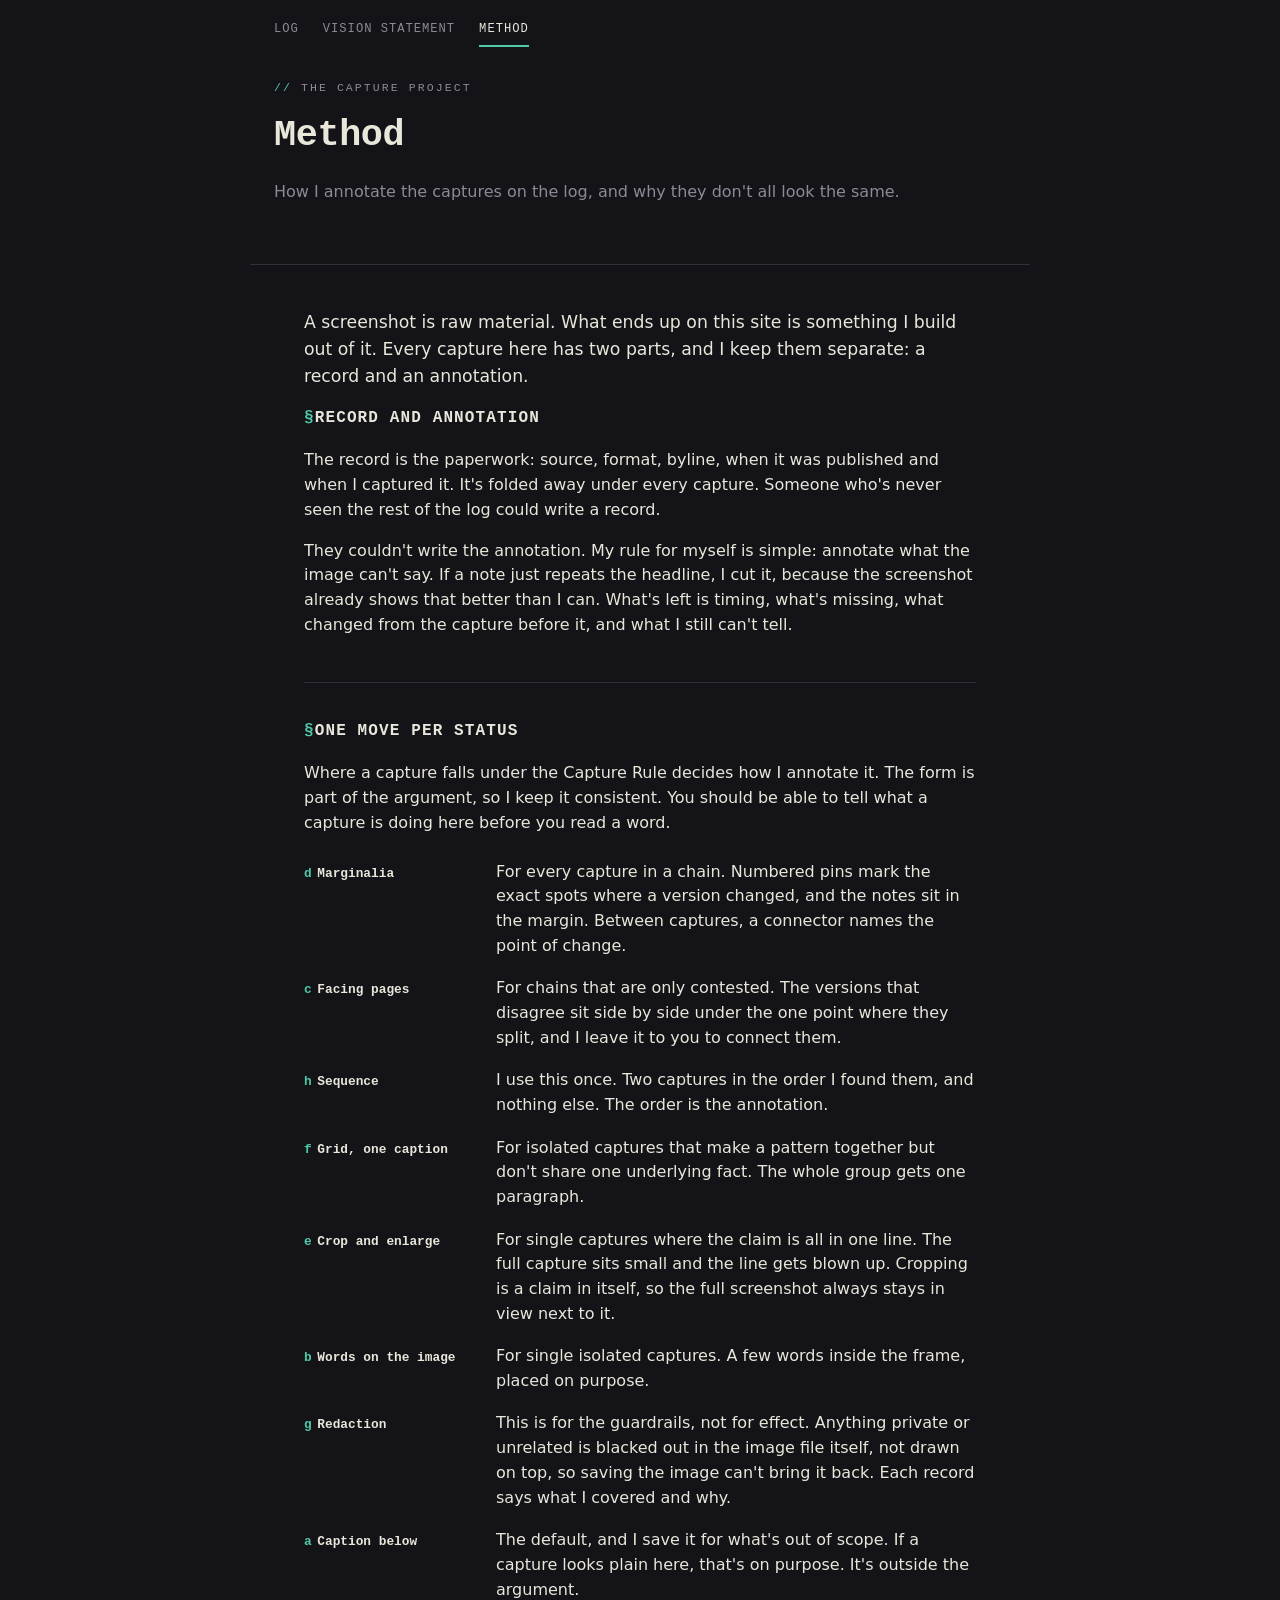
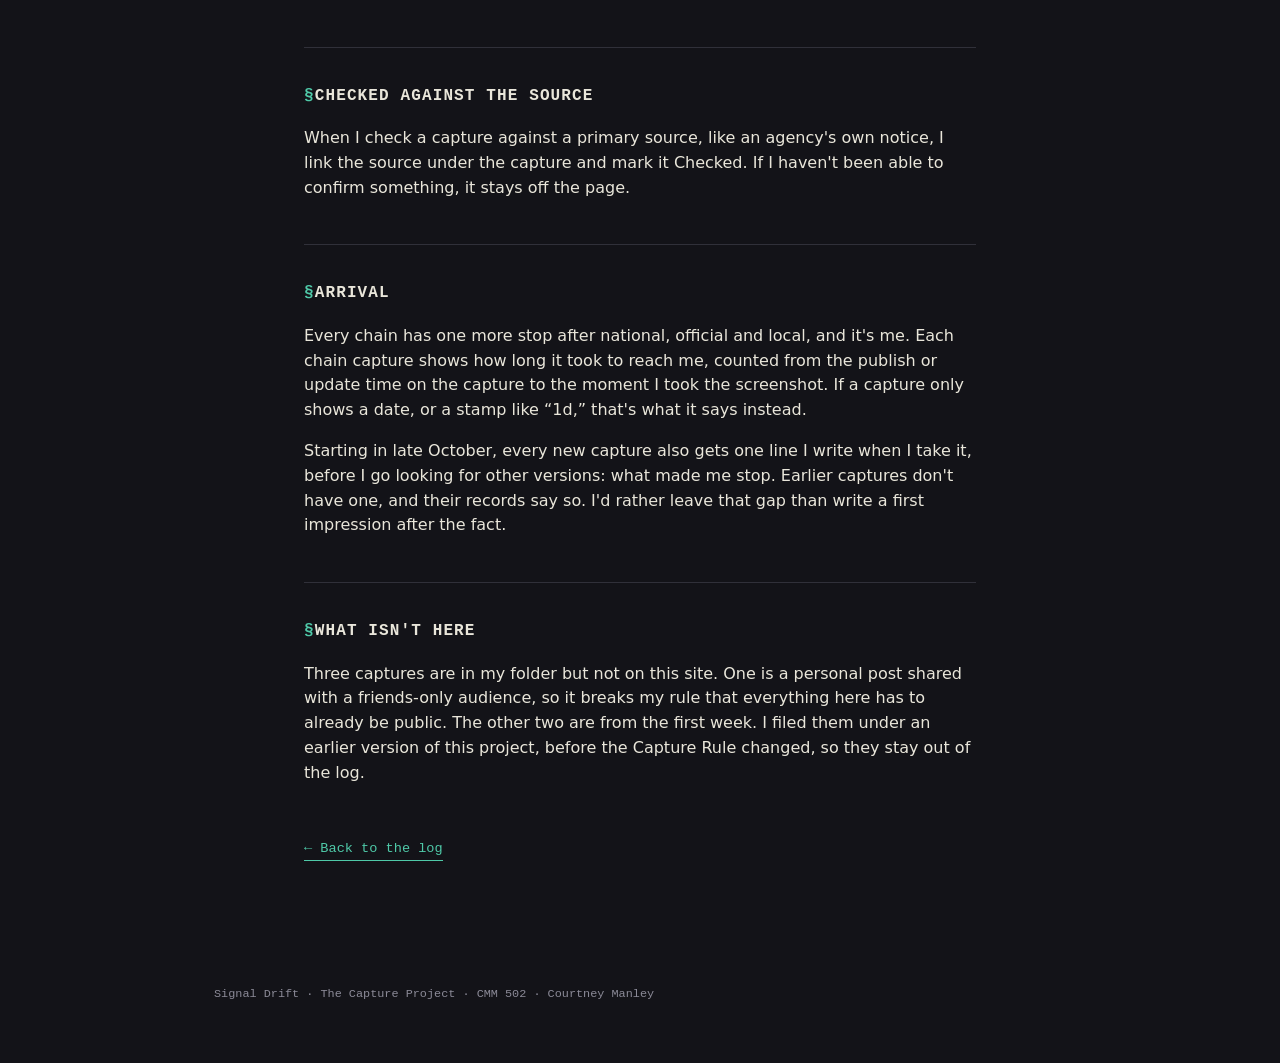
<file: method.html>
<!doctype html>
<html lang="en">
<head>
<meta charset="UTF-8">
<meta name="viewport" content="width=device-width, initial-scale=1">
<title>Method — Signal Drift</title>
<meta name="description" content="Signal Drift, Method. How I annotate the captures on the log, and why they don't all look the same.">
<link rel="stylesheet" href="style.css">
</head>
<body>

<div class="signal-meter" aria-hidden="true"></div>

<nav class="site-nav" aria-label="Site">
  <div class="site-nav-inner">
    <a href="index.html">Log</a>
    <a href="vision.html">Vision Statement</a>
    <a href="method.html" aria-current="page">Method</a>
  </div>
</nav>

<header class="site-header">
  <p class="eyebrow">The Capture Project</p>
  <h1>Method</h1>
  <p class="tagline">
    How I annotate the captures on the log, and why they don't all look the same.
  </p>
</header>

<main class="vision-page method-page">

  <p class="vision-lead">
    A screenshot is raw material. What ends up on this site is something I build out of it.
    Every capture here has two parts, and I keep them separate: a record and an annotation.
  </p>

  <section>
    <h2>Record and annotation</h2>
    <p>
      The record is the paperwork: source, format, byline, when it was published and when I
      captured it. It's folded away under every capture. Someone who's never seen the rest of
      the log could write a record.
    </p>
    <p>
      They couldn't write the annotation. My rule for myself is simple: annotate what the image
      can't say. If a note just repeats the headline, I cut it, because the screenshot already
      shows that better than I can. What's left is timing, what's missing, what changed from
      the capture before it, and what I still can't tell.
    </p>
  </section>

  <section>
    <h2>One move per status</h2>
    <p>
      Where a capture falls under the Capture Rule decides how I annotate it. The form is part
      of the argument, so I keep it consistent. You should be able to tell what a capture is
      doing here before you read a word.
    </p>
    <div class="move-list">
      <div class="move">
        <span class="move-name"><em>d</em>Marginalia</span>
        <p>For every capture in a chain. Numbered pins mark the exact spots where a version
        changed, and the notes sit in the margin. Between captures, a connector names the
        point of change.</p>
      </div>
      <div class="move">
        <span class="move-name"><em>c</em>Facing pages</span>
        <p>For chains that are only contested. The versions that disagree sit side by side
        under the one point where they split, and I leave it to you to connect them.</p>
      </div>
      <div class="move">
        <span class="move-name"><em>h</em>Sequence</span>
        <p>I use this once. Two captures in the order I found them, and nothing else. The
        order is the annotation.</p>
      </div>
      <div class="move">
        <span class="move-name"><em>f</em>Grid, one caption</span>
        <p>For isolated captures that make a pattern together but don't share one underlying
        fact. The whole group gets one paragraph.</p>
      </div>
      <div class="move">
        <span class="move-name"><em>e</em>Crop and enlarge</span>
        <p>For single captures where the claim is all in one line. The full capture sits small
        and the line gets blown up. Cropping is a claim in itself, so the full screenshot
        always stays in view next to it.</p>
      </div>
      <div class="move">
        <span class="move-name"><em>b</em>Words on the image</span>
        <p>For single isolated captures. A few words inside the frame, placed on purpose.</p>
      </div>
      <div class="move">
        <span class="move-name"><em>g</em>Redaction</span>
        <p>This is for the guardrails, not for effect. Anything private or unrelated is blacked
        out in the image file itself, not drawn on top, so saving the image can't bring it
        back. Each record says what I covered and why.</p>
      </div>
      <div class="move">
        <span class="move-name"><em>a</em>Caption below</span>
        <p>The default, and I save it for what's out of scope. If a capture looks plain here,
        that's on purpose. It's outside the argument.</p>
      </div>
    </div>
  </section>

  <section>
    <h2>Checked against the source</h2>
    <p>
      When I check a capture against a primary source, like an agency's own notice, I link the
      source under the capture and mark it Checked. If I haven't been able to confirm
      something, it stays off the page.
    </p>
  </section>

  <section>
    <h2>Arrival</h2>
    <p>
      Every chain has one more stop after national, official and local, and it's me. Each
      chain capture shows how long it took to reach me, counted from the publish or update
      time on the capture to the moment I took the screenshot. If a capture only shows a date,
      or a stamp like &ldquo;1d,&rdquo; that's what it says instead.
    </p>
    <p>
      Starting in late October, every new capture also gets one line I write when I take it,
      before I go looking for other versions: what made me stop. Earlier captures don't have
      one, and their records say so. I'd rather leave that gap than write a first impression
      after the fact.
    </p>
  </section>

  <section>
    <h2>What isn't here</h2>
    <p>
      Three captures are in my folder but not on this site. One is a personal post shared with
      a friends-only audience, so it breaks my rule that everything here has to already be
      public. The other two are from the first week. I filed them under an earlier version of
      this project, before the Capture Rule changed, so they stay out of the log.
    </p>
  </section>

  <a class="back-to-log" href="index.html">&larr; Back to the log</a>

</main>

<footer class="site-footer">
  <p>Signal Drift &middot; The Capture Project &middot; CMM 502 &middot; Courtney Manley</p>
</footer>

<script src="scroll-effects.js"></script>
</body>
</html>
</file>
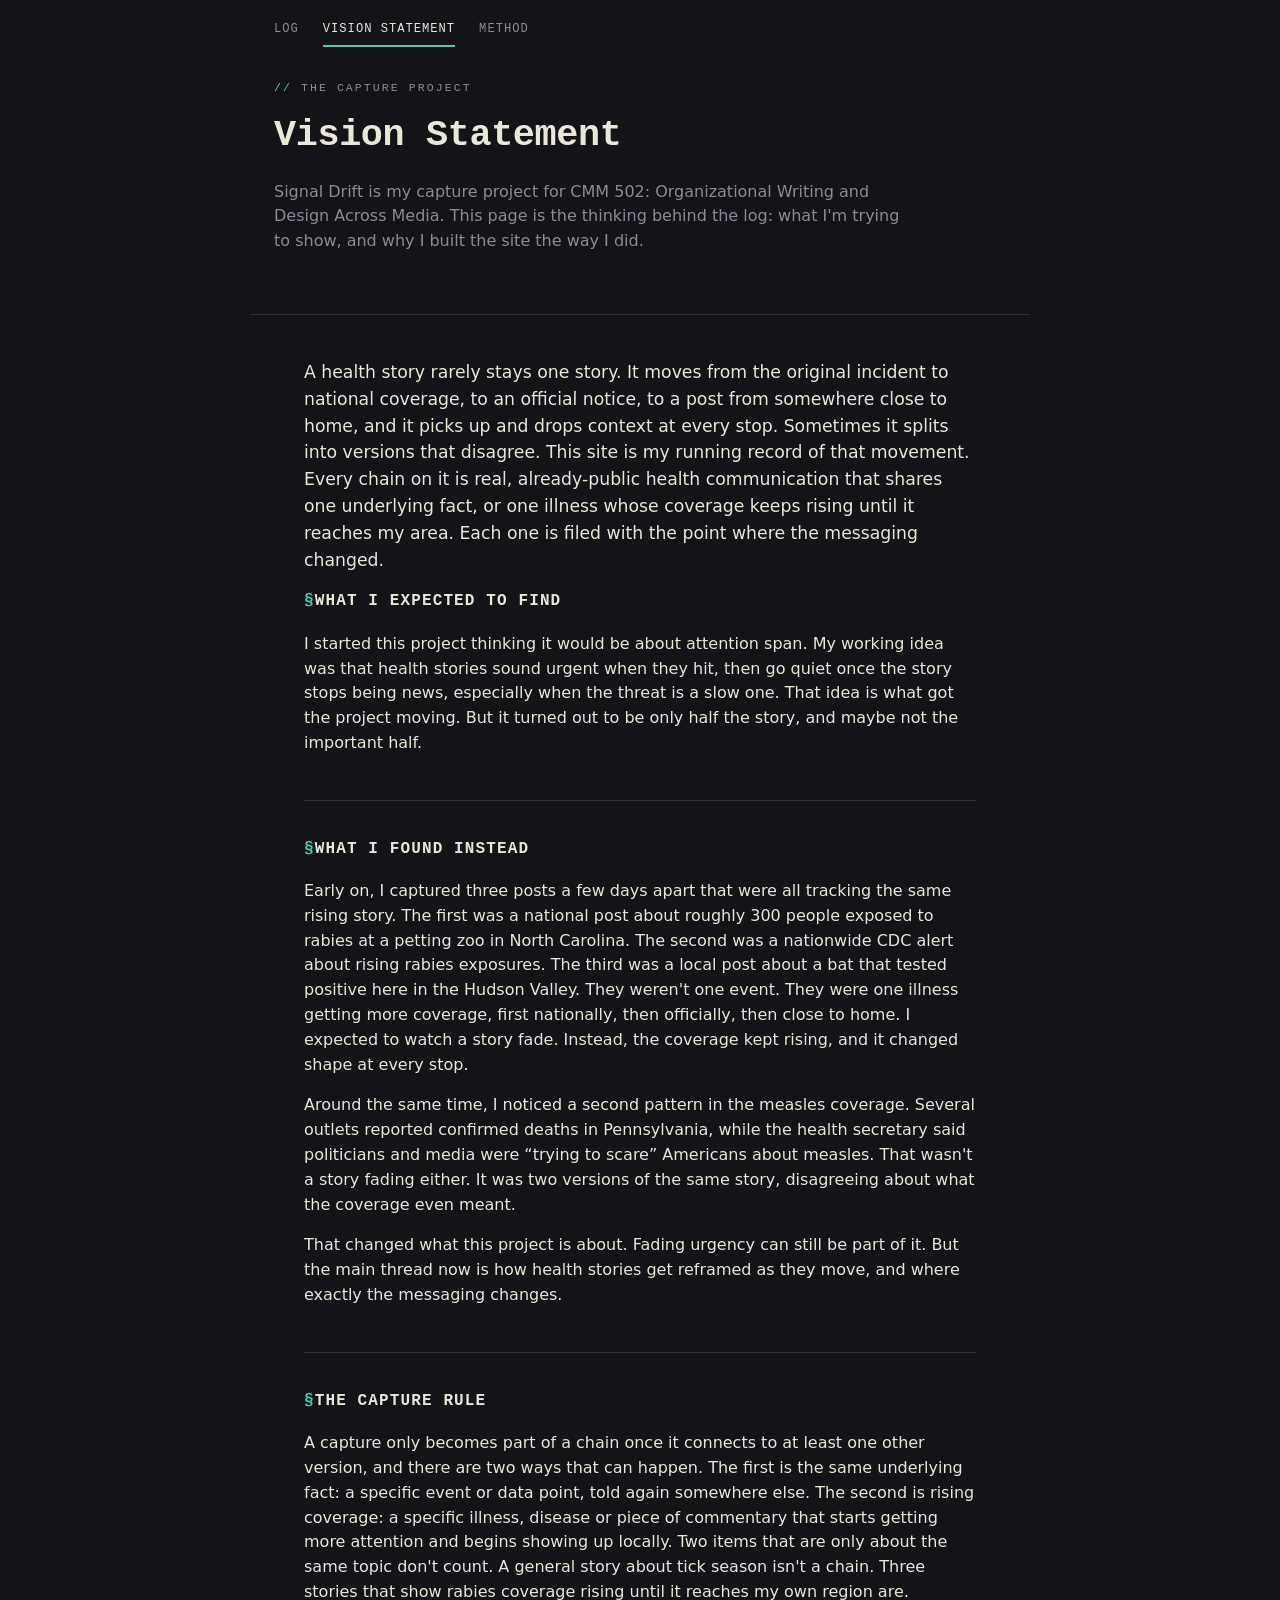
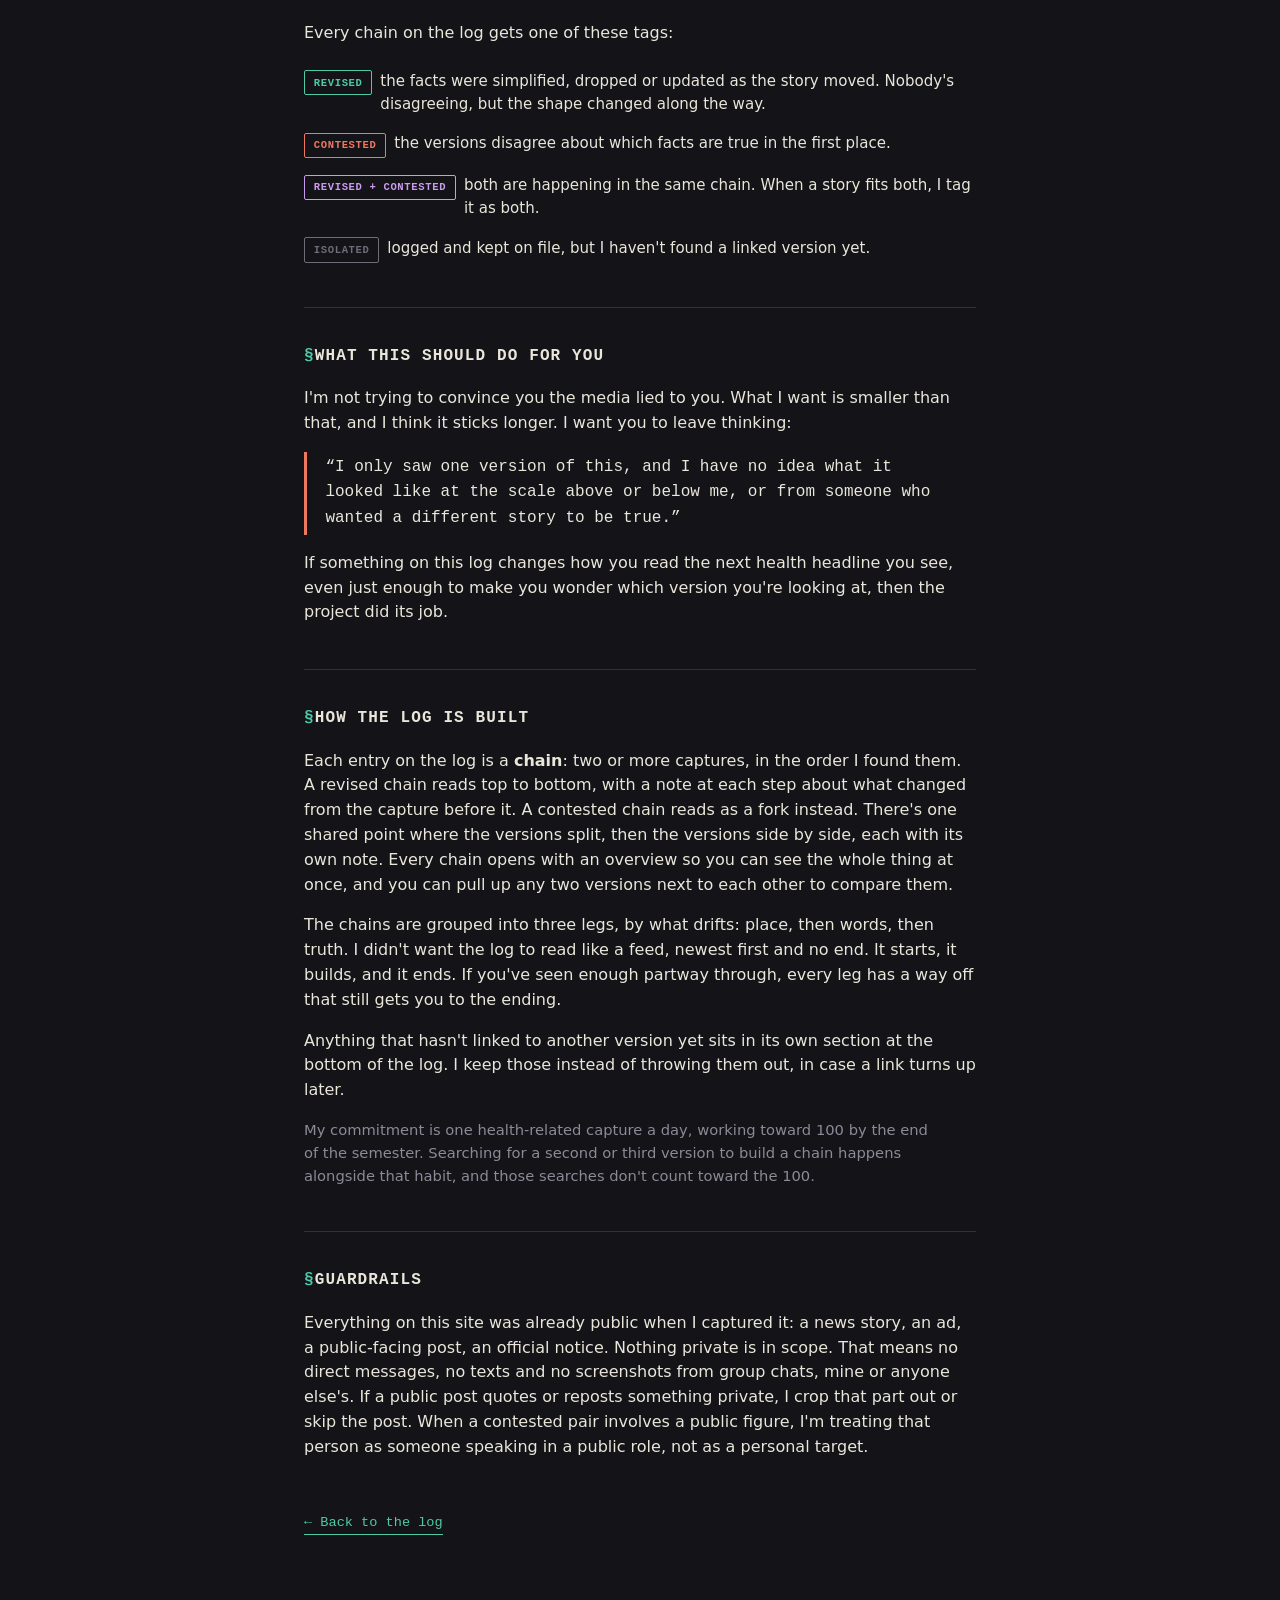
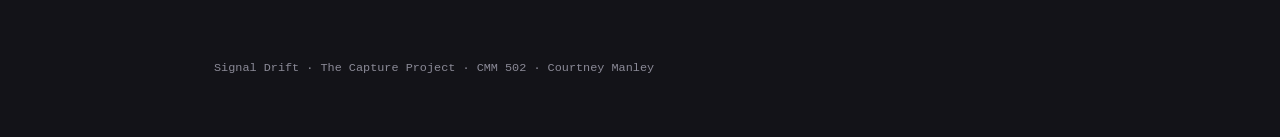
<file: vision.html>
<!doctype html>
<html lang="en">
<head>
<meta charset="UTF-8">
<meta name="viewport" content="width=device-width, initial-scale=1">
<title>Vision Statement — Signal Drift</title>
<meta name="description" content="Signal Drift, Vision Statement. What I'm trying to show with this capture project, and why I built the site the way I did.">
<link rel="stylesheet" href="style.css">
</head>
<body>

<div class="signal-meter" aria-hidden="true"></div>

<nav class="site-nav" aria-label="Site">
  <div class="site-nav-inner">
    <a href="index.html">Log</a>
    <a href="vision.html" aria-current="page">Vision Statement</a>
    <a href="method.html">Method</a>
  </div>
</nav>

<header class="site-header">
  <p class="eyebrow">The Capture Project</p>
  <h1>Vision Statement</h1>
  <p class="tagline">
    Signal Drift is my capture project for CMM 502: Organizational Writing and Design Across
    Media. This page is the thinking behind the log: what I'm trying to show, and why I built
    the site the way I did.
  </p>
</header>

<main class="vision-page">

  <p class="vision-lead">
    A health story rarely stays one story. It moves from the original incident to national
    coverage, to an official notice, to a post from somewhere close to home, and it picks up
    and drops context at every stop. Sometimes it splits into versions that disagree. This
    site is my running record of that movement. Every chain on it is real, already-public
    health communication that shares one underlying fact, or one illness whose coverage keeps
    rising until it reaches my area. Each one is filed with the point where the messaging
    changed.
  </p>

  <section>
    <h2>What I expected to find</h2>
    <p>
      I started this project thinking it would be about attention span. My working idea was
      that health stories sound urgent when they hit, then go quiet once the story stops being
      news, especially when the threat is a slow one. That idea is what got the project moving.
      But it turned out to be only half the story, and maybe not the important half.
    </p>
  </section>

  <section>
    <h2>What I found instead</h2>
    <p>
      Early on, I captured three posts a few days apart that were all tracking the same rising
      story. The first was a national post about roughly 300 people exposed to rabies at a
      petting zoo in North Carolina. The second was a nationwide CDC alert about rising rabies
      exposures. The third was a local post about a bat that tested positive here in the
      Hudson Valley. They weren't one event. They were one illness getting more coverage, first
      nationally, then officially, then close to home. I expected to watch a story fade.
      Instead, the coverage kept rising, and it changed shape at every stop.
    </p>
    <p>
      Around the same time, I noticed a second pattern in the measles coverage. Several outlets
      reported confirmed deaths in Pennsylvania, while the health secretary said politicians
      and media were &ldquo;trying to scare&rdquo; Americans about measles. That wasn't a story
      fading either. It was two versions of the same story, disagreeing about what the coverage
      even meant.
    </p>
    <p>
      That changed what this project is about. Fading urgency can still be part of it. But the
      main thread now is how health stories get reframed as they move, and where exactly the
      messaging changes.
    </p>
  </section>

  <section>
    <h2>The capture rule</h2>
    <p>
      A capture only becomes part of a chain once it connects to at least one other version,
      and there are two ways that can happen. The first is the same underlying fact: a
      specific event or data point, told again somewhere else. The second is rising coverage: a
      specific illness, disease or piece of commentary that starts getting more attention and
      begins showing up locally. Two items that are only about the same topic don't count. A
      general story about tick season isn't a chain. Three stories that show rabies coverage
      rising until it reaches my own region are.
    </p>
    <p>Every chain on the log gets one of these tags:</p>
    <div class="rule-list">
      <span class="legend-item"><span class="tag chain-tag-revised">Revised</span> the facts were simplified, dropped or updated as the story moved. Nobody's disagreeing, but the shape changed along the way.</span>
      <span class="legend-item"><span class="tag chain-tag-contested">Contested</span> the versions disagree about which facts are true in the first place.</span>
      <span class="legend-item"><span class="tag chain-tag-both">Revised + Contested</span> both are happening in the same chain. When a story fits both, I tag it as both.</span>
      <span class="legend-item"><span class="tag tag-isolated">Isolated</span> logged and kept on file, but I haven't found a linked version yet.</span>
    </div>
  </section>

  <section>
    <h2>What this should do for you</h2>
    <p>
      I'm not trying to convince you the media lied to you. What I want is smaller than that,
      and I think it sticks longer. I want you to leave thinking:
    </p>
    <p class="pull-quote">
      &ldquo;I only saw one version of this, and I have no idea what it looked like at the
      scale above or below me, or from someone who wanted a different story to be true.&rdquo;
    </p>
    <p>
      If something on this log changes how you read the next health headline you see, even
      just enough to make you wonder which version you're looking at, then the project did
      its job.
    </p>
  </section>

  <section>
    <h2>How the log is built</h2>
    <p>
      Each entry on the log is a <strong>chain</strong>: two or more captures, in the order I
      found them. A revised chain reads top to bottom, with a note at each step about what
      changed from the capture before it. A contested chain reads as a fork instead. There's
      one shared point where the versions split, then the versions side by side, each with its
      own note. Every chain opens with an overview so you can see the whole thing at once, and
      you can pull up any two versions next to each other to compare them.
    </p>
    <p>
      The chains are grouped into three legs, by what drifts: place, then words, then truth.
      I didn't want the log to read like a feed, newest first and no end. It starts, it builds,
      and it ends. If you've seen enough partway through, every leg has a way off that still
      gets you to the ending.
    </p>
    <p>
      Anything that hasn't linked to another version yet sits in its own section at the bottom
      of the log. I keep those instead of throwing them out, in case a link turns up later.
    </p>
    <p class="muted">
      My commitment is one health-related capture a day, working toward 100 by the end of the
      semester. Searching for a second or third version to build a chain happens alongside that
      habit, and those searches don't count toward the 100.
    </p>
  </section>

  <section>
    <h2>Guardrails</h2>
    <p>
      Everything on this site was already public when I captured it: a news story, an ad, a
      public-facing post, an official notice. Nothing private is in scope. That means no direct
      messages, no texts and no screenshots from group chats, mine or anyone else's. If a public
      post quotes or reposts something private, I crop that part out or skip the post. When a
      contested pair involves a public figure, I'm treating that person as someone speaking in
      a public role, not as a personal target.
    </p>
  </section>

  <a class="back-to-log" href="index.html">&larr; Back to the log</a>

</main>

<footer class="site-footer">
  <p>Signal Drift &middot; The Capture Project &middot; CMM 502 &middot; Courtney Manley</p>
</footer>

<script src="scroll-effects.js"></script>
</body>
</html>
</file>
<file: style.css>
/* ============================================================
   SIGNAL DRIFT — Style Option C: Signal / Transmission
   Dark, monospace-accented, treats "drift" as a literal signal
   degrading as it moves. Chains are left-aligned.
   ============================================================ */

:root {
  --bg: #131318;
  --card-bg: #1b1b22;
  --ink: #e9e6da;
  --muted-ink: #8b8a97;
  --line: #303039;

  --rel-revised:    #4fc9a8;
  --rel-contested:  #ef7861;
  --rel-both:       #c99bef;
  --rel-isolated:   #6d6c78;

  --sans: -apple-system, BlinkMacSystemFont, "Segoe UI", system-ui, sans-serif;
  --mono: "SFMono-Regular", Consolas, "Liberation Mono", Menlo, monospace;
}

* { box-sizing: border-box; }

body {
  margin: 0;
  background: var(--bg);
  color: var(--ink);
  font-family: var(--sans);
  line-height: 1.55;
}

/* ---------- signal meter (scroll progress) ---------- */

.signal-meter {
  position: fixed;
  top: 0;
  left: 0;
  width: 100%;
  height: 3px;
  z-index: 200;
  pointer-events: none;
  background: transparent;
}

.signal-meter::before {
  content: "";
  position: absolute;
  inset: 0;
  background: linear-gradient(90deg, var(--rel-revised), var(--rel-contested));
  transform: scaleX(var(--progress, 0));
  transform-origin: left;
}

/* ---------- nav ---------- */

.site-nav {
  position: sticky;
  top: 0;
  z-index: 100;
  width: 100%;
  background: var(--bg);
  transition: background-color 0.25s ease, box-shadow 0.25s ease;
}

.site-nav.scrolled {
  background: var(--card-bg);
  box-shadow: 0 6px 18px rgba(0, 0, 0, 0.35);
}

.site-nav-inner {
  max-width: 780px;
  margin: 0 auto;
  padding: 1.25rem 1.5rem 0;
  display: flex;
  gap: 1.5rem;
  font-family: var(--mono);
  font-size: 0.76rem;
  letter-spacing: 0.08em;
  text-transform: uppercase;
  transition: padding 0.25s ease;
}

.site-nav.scrolled .site-nav-inner {
  padding-top: 0.85rem;
  padding-bottom: 0.4rem;
}

.site-nav a {
  color: var(--muted-ink);
  text-decoration: none;
  padding-bottom: 0.4rem;
  border-bottom: 2px solid transparent;
  transition: color 0.2s ease, border-color 0.2s ease;
}

.site-nav a:hover { color: var(--ink); }

.site-nav a[aria-current="page"] {
  color: var(--ink);
  border-bottom-color: var(--rel-revised);
}

.site-header {
  max-width: 780px;
  margin: 0 auto;
  padding: 2rem 1.5rem 2rem;
  text-align: left;
  border-bottom: 1px solid var(--line);
}

.eyebrow {
  font-family: var(--mono);
  font-size: 0.72rem;
  letter-spacing: 0.18em;
  text-transform: uppercase;
  color: var(--muted-ink);
  margin: 0 0 0.6rem;
}
.eyebrow::before { content: "// "; color: var(--rel-revised); }

.site-header h1 {
  font-family: var(--mono);
  font-size: 2.3rem;
  font-weight: 700;
  letter-spacing: -0.01em;
  margin: 0 0 1rem;
  color: var(--ink);
}

.tagline {
  color: var(--muted-ink);
  font-size: 1rem;
  max-width: 62ch;
  margin: 0 0 1.75rem;
}

.legend {
  display: grid;
  grid-template-columns: repeat(auto-fit, minmax(230px, 1fr));
  gap: 0.6rem 1.5rem;
  text-align: left;
  font-family: var(--sans);
  font-size: 0.8rem;
  color: var(--muted-ink);
}

.legend-item { display: flex; align-items: baseline; gap: 0.5rem; }
.legend-item .tag { flex: none; }

.tag, .chain-tag {
  display: inline-block;
  font-family: var(--mono);
  font-size: 0.66rem;
  font-weight: 700;
  letter-spacing: 0.06em;
  text-transform: uppercase;
  padding: 0.22rem 0.55rem;
  border-radius: 2px;
  white-space: nowrap;
  background: transparent;
  border: 1px solid currentColor;
}

.chain-tag-revised,   .tag.chain-tag-revised   { color: var(--rel-revised); }
.chain-tag-contested, .tag.chain-tag-contested { color: var(--rel-contested); }
.chain-tag-both,      .tag.chain-tag-both      { color: var(--rel-both); }
.tag-isolated                                  { color: var(--rel-isolated); }

main#log { max-width: 900px; margin: 0 auto; padding: 2.5rem 1.5rem 5rem; }

.chain {
  margin-bottom: 3rem;
  padding: 1.5rem 1.5rem 1.75rem;
  background: var(--card-bg);
  border: 1px solid var(--line);
  border-left: 3px solid var(--muted-ink);
  border-radius: 2px;
}

.chain:has(.chain-tag-revised)   { border-left-color: var(--rel-revised); }
.chain:has(.chain-tag-contested) { border-left-color: var(--rel-contested); }
.chain:has(.chain-tag-both)      { border-left-color: var(--rel-both); }

.chain-header { margin-bottom: 1rem; text-align: left; }

.chain-divergence {
  font-family: var(--mono);
  font-size: 0.84rem;
  color: var(--muted-ink);
  margin: 0 0 1.25rem;
  text-align: left;
}
.chain-divergence::before { content: "⌁ "; color: var(--rel-contested); }

.chain-sequence {
  display: flex;
  flex-direction: column;
  align-items: stretch;
  max-width: 460px;
  margin: 0;
}

.change-connector {
  position: relative;
  display: flex;
  flex-direction: column;
  align-items: flex-start;
  text-align: left;
  padding: 0.6rem 0 0.6rem 0.6rem;
  gap: 0.15rem;
  margin-left: 0.9rem;
}

.change-connector::before {
  content: "";
  position: absolute;
  top: 0;
  bottom: 0;
  left: 0;
  width: 1px;
  background-image: repeating-linear-gradient(to bottom, var(--line) 0 4px, transparent 4px 9px);
  transform: scaleY(0);
  transform-origin: top;
}

.chain-fork {
  display: grid;
  grid-template-columns: repeat(auto-fit, minmax(260px, 1fr));
  gap: 1.5rem;
  justify-content: start;
}

.chain-branch { display: flex; flex-direction: column; }

.change-arrow { font-family: var(--mono); font-size: 1rem; color: var(--rel-revised); line-height: 1; }
.change-text { font-family: var(--mono); font-size: 0.78rem; color: var(--muted-ink); margin: 0; max-width: 42ch; text-align: left; }
.branch-change-text {
  position: relative;
  margin-top: 0.5rem;
  padding-left: 0.6rem;
}

.branch-change-text::before {
  content: "";
  position: absolute;
  top: 0;
  bottom: 0;
  left: 0;
  width: 1px;
  background-image: repeating-linear-gradient(to bottom, var(--line) 0 4px, transparent 4px 9px);
  transform: scaleY(0);
  transform-origin: top;
}

/* draw-in: the dashed connector line animates from top to bottom as it scrolls into view */
.draw-line.in-view::before {
  transform: scaleY(1);
  transition: transform 0.7s ease;
}

/* scroll reveal: fade + slight rise, one-time, as each block enters the viewport */
.reveal {
  opacity: 0;
  transform: translateY(18px);
  transition: opacity 0.6s ease, transform 0.6s ease;
}

.reveal.in-view {
  opacity: 1;
  transform: translateY(0);
}

@media (prefers-reduced-motion: reduce) {
  .reveal, .draw-line.in-view::before, .site-nav, .site-nav-inner {
    transition: none !important;
  }
  .reveal {
    opacity: 1;
    transform: none;
  }
  .draw-line::before {
    transform: scaleY(1);
  }
}

.capture {
  display: flex;
  flex-direction: column;
  background: var(--bg);
  border: 1px solid var(--line);
  border-radius: 2px;
  overflow: hidden;
  margin: 0;
}

.capture img { display: block; width: 100%; height: auto; filter: saturate(0.85); }
.capture figcaption { padding: 0.85rem 1rem 1rem; }
.capture-date { display: block; font-family: var(--mono); font-size: 0.7rem; color: var(--muted-ink); margin-bottom: 0.4rem; }
.capture-text { margin: 0; font-size: 0.94rem; color: var(--ink); }

.isolated-section { margin-top: 4rem; padding-top: 2rem; border-top: 1px dashed var(--line); }
.isolated-section h2 { font-family: var(--mono); font-size: 1rem; text-transform: uppercase; letter-spacing: 0.08em; margin: 0 0 0.35rem; color: var(--muted-ink); }
.isolated-note { font-family: var(--sans); font-size: 0.84rem; color: var(--muted-ink); margin: 0 0 1.25rem; }
.isolated-grid { display: grid; grid-template-columns: repeat(auto-fill, minmax(240px, 1fr)); gap: 1.25rem; }
.isolated-card { border-style: dashed; opacity: 0.7; }

.site-footer { text-align: left; max-width: 900px; margin: 0 auto; font-family: var(--mono); font-size: 0.74rem; color: var(--muted-ink); padding: 2rem 1.5rem 3rem; }
.empty { text-align: left; color: var(--muted-ink); font-family: var(--sans); }

/* ---------- vision statement page ---------- */

.vision-page {
  max-width: 720px;
  margin: 0 auto;
  padding: 2.75rem 1.5rem 5rem;
}

.vision-lead {
  font-size: 1.08rem;
  color: var(--ink);
  max-width: 64ch;
  margin: 0 0 2.75rem;
}

.vision-page section {
  margin-bottom: 2.75rem;
  padding-top: 2.25rem;
  border-top: 1px solid var(--line);
}

.vision-page section:first-of-type {
  padding-top: 0;
  border-top: none;
}

.vision-page h2 {
  font-family: var(--mono);
  font-size: 1rem;
  text-transform: uppercase;
  letter-spacing: 0.07em;
  color: var(--ink);
  margin: 0 0 1.1rem;
}

.vision-page h2::before {
  content: "\00A7 ";
  color: var(--rel-revised);
}

.vision-page p {
  margin: 0 0 1rem;
  max-width: 68ch;
  color: var(--ink);
}

.vision-page p.muted {
  color: var(--muted-ink);
  font-size: 0.92rem;
}

.pull-quote {
  font-family: var(--mono);
  font-size: 1rem;
  line-height: 1.6;
  color: var(--ink);
  border-left: 3px solid var(--rel-contested);
  padding: 0.2rem 0 0.2rem 1.15rem;
  margin: 1.5rem 0;
  max-width: 58ch;
}

.rule-list {
  display: flex;
  flex-direction: column;
  gap: 1rem;
  margin: 1.5rem 0;
}

.rule-list .legend-item {
  font-size: 0.94rem;
  color: var(--ink);
  align-items: baseline;
}

.back-to-log {
  display: inline-flex;
  align-items: center;
  gap: 0.4rem;
  margin-top: 0.5rem;
  font-family: var(--mono);
  font-size: 0.85rem;
  color: var(--rel-revised);
  text-decoration: none;
  border-bottom: 1px solid currentColor;
  padding-bottom: 0.1rem;
}

/* ============================================================
   ANNOTATION LAYER (added Sept 2026)
   Each annotation move from the CMM 502 sheet, in the Style C system.
   The accent follows the chain's relationship color.
   ============================================================ */

.chain           { --accent: var(--muted-ink); }
.chain-revised   { --accent: var(--rel-revised); }
.chain-contested { --accent: var(--rel-contested); }
.chain-both      { --accent: var(--rel-both); }

.chain-header { display: flex; align-items: baseline; gap: 0.85rem; flex-wrap: wrap; }
.chain-title {
  font-family: var(--mono);
  font-size: 1rem;
  font-weight: 700;
  letter-spacing: 0.02em;
  margin: 0;
  color: var(--ink);
}

/* chains now hold full plates, so the sequence gets the full card width */
.chain .chain-sequence { max-width: none; }
.change-connector { margin-left: 5.5rem; }
.change-connector.contests .change-arrow { color: var(--rel-contested); font-size: 1.1rem; }
.change-connector.contests .change-text { color: var(--ink); }

/* ---------- plate: marginalia + crop ---------- */

.plate {
  position: relative;
  display: grid;
  grid-template-columns: minmax(0, 1fr);
  gap: 1rem;
  margin: 0;
  padding: 1rem;
  background: var(--bg);
  border: 1px solid var(--line);
  border-radius: 2px;
}

.plate.is-wide { grid-template-columns: 240px minmax(0, 1fr); column-gap: 3rem; }
.plate.is-wide .plate-meta { grid-column: 1 / -1; }

.plate-image { position: relative; align-self: start; }
.plate-image img {
  display: block;
  width: 100%;
  height: auto;
  border: 1px solid var(--line);
  filter: saturate(0.85);
}

.pin {
  position: absolute;
  transform: translate(-50%, -50%);
  width: 11px;
  height: 11px;
  font-size: 0 !important;
  border-radius: 50%;
  background: var(--accent, var(--rel-revised));
  color: var(--bg);
  font-family: var(--mono);
  font-size: 0.66rem;
  font-weight: 700;
  line-height: 20px;
  text-align: center;
  box-shadow: 0 0 0 3px rgba(19, 19, 24, 0.75);
  z-index: 2;
}

.plate-notes { list-style: none; margin: 0; padding: 0; position: relative; }
.plate-note { display: flex; gap: 0.55rem; align-items: baseline; margin: 0 0 0.7rem; }
.plate.is-wide .plate-note { position: absolute; left: 0; right: 0; margin: 0; }
.note-num {
  flex: none;
  font-family: var(--mono);
  font-size: 0.7rem;
  font-weight: 700;
  color: var(--accent, var(--rel-revised));
  min-width: 1.1rem;
}
.note-text { font-size: 0.9rem; line-height: 1.45; color: var(--ink); max-width: 44ch; }

svg.leaders {
  position: absolute;
  inset: 0;
  width: 100%;
  height: 100%;
  pointer-events: none;
  overflow: visible;
  z-index: 1;
}
svg.leaders polyline {
  fill: none;
  stroke: var(--accent, var(--rel-revised));
  stroke-width: 1;
  stroke-dasharray: 3 4;
  opacity: 0.7;
}
svg.leaders polyline.crop-leader { stroke: var(--rel-revised); stroke-dasharray: none; opacity: 0.8; }

.plate-meta { display: flex; flex-direction: column; gap: 0.35rem; }

/* ---------- record (kept separate from the annotation) ---------- */

.record { font-family: var(--mono); font-size: 0.72rem; color: var(--muted-ink); }
.record summary { cursor: pointer; letter-spacing: 0.06em; text-transform: uppercase; width: fit-content; }
.record summary:hover { color: var(--ink); }
.record dl { display: grid; grid-template-columns: max-content 1fr; gap: 0.2rem 0.9rem; margin: 0.6rem 0 0.2rem; }
.record dt { color: var(--muted-ink); }
.record dd { margin: 0; color: var(--ink); font-family: var(--sans); font-size: 0.8rem; }
.record-group { display: flex; flex-direction: column; gap: 0.35rem; margin-top: 1rem; }

/* ---------- crop and enlarge ---------- */

.crop-list { display: flex; flex-direction: column; gap: 1.5rem; margin: 2.5rem 0; }
.crop-plate.is-wide { grid-template-columns: 180px minmax(0, 1fr); }
.crop-box {
  position: absolute;
  border: 2px solid var(--rel-revised);
  border-radius: 2px;
  box-shadow: 0 0 0 2px rgba(19, 19, 24, 0.6);
  z-index: 2;
}
.crop-details { display: flex; flex-direction: column; gap: 1rem; }
.crop-detail { display: flex; flex-direction: column; gap: 0.3rem; }
.crop-detail img { display: block; width: 100%; max-width: 560px; height: auto; border: 2px solid var(--rel-revised); border-radius: 2px; }
.crop-label, .block-label {
  font-family: var(--mono);
  font-size: 0.68rem;
  letter-spacing: 0.1em;
  text-transform: uppercase;
  color: var(--muted-ink);
}
.crop-annotation { margin: 0.3rem 0 0; font-size: 1rem; color: var(--ink); max-width: 56ch; }
.watch-note { font-family: var(--mono); font-size: 0.74rem; color: var(--muted-ink); margin: 0.2rem 0 0; max-width: 56ch; }
.watch-note::before { content: "watch · "; color: var(--rel-both); }

/* ---------- words on the image ---------- */

.words-frame { position: relative; }
.words-frame img { display: block; width: 100%; height: auto; filter: saturate(0.85); }
.words {
  position: absolute;
  max-width: 88%;
  padding: 0.35rem 0.55rem;
  background: var(--ink);
  color: var(--bg);
  font-family: var(--mono);
  font-size: 0.78rem;
  font-weight: 700;
  line-height: 1.3;
  border-radius: 2px;
  box-shadow: 0 4px 14px rgba(0, 0, 0, 0.45);
}
.words-card figcaption { display: flex; flex-direction: column; gap: 0.4rem; }
.isolated-section .isolated-card { opacity: 1; }
.isolated-section .isolated-card img { opacity: 0.88; }

/* ---------- grid, one caption ---------- */

.grid-block { margin: 2rem 0 2.5rem; padding: 1.25rem; border: 1px dashed var(--line); border-radius: 2px; }
.grid-block .block-label { margin: 0 0 0.9rem; }
.thumb-grid { display: grid; grid-template-columns: repeat(auto-fill, minmax(120px, 1fr)); gap: 0.75rem; }
.thumb { margin: 0; }
.thumb img { display: block; width: 100%; height: auto; border: 1px solid var(--line); filter: saturate(0.6); }
.grid-caption { margin: 1.1rem 0 0; font-size: 1rem; color: var(--ink); max-width: 62ch; }

/* ---------- sequence, no words ---------- */

.sequence-block { margin: 0 0 3rem; padding: 1.5rem; background: var(--card-bg); border: 1px solid var(--line); border-left: 3px solid var(--ink); border-radius: 2px; }
.sequence-block .block-label { margin: 0 0 1rem; font-size: 0.72rem; }
.sequence-row { display: grid; grid-template-columns: repeat(3, minmax(0, 1fr)); gap: 1rem; }
.seq-frame { margin: 0; }
.seq-frame img { display: block; width: 100%; height: auto; border: 1px solid var(--line); }

/* ---------- out of scope: the default, on purpose ---------- */

.out-section { margin-top: 4rem; padding-top: 2rem; border-top: 1px dashed var(--line); }
.out-section h2 { font-family: var(--mono); font-size: 1rem; text-transform: uppercase; letter-spacing: 0.08em; margin: 0 0 0.35rem; color: var(--muted-ink); }
.plain-card { opacity: 0.8; }
.plain-card figcaption { display: flex; flex-direction: column; gap: 0.5rem; }

/* ---------- nav with three items ---------- */
.site-nav-inner { flex-wrap: wrap; }

/* ---------- method page ---------- */
.move-list { display: flex; flex-direction: column; gap: 1.1rem; margin: 1.5rem 0; }
.move { display: grid; grid-template-columns: 11rem 1fr; gap: 1rem; align-items: baseline; }
.move-name { font-family: var(--mono); font-size: 0.8rem; font-weight: 700; color: var(--ink); }
.move-name em { font-style: normal; color: var(--rel-revised); margin-right: 0.35rem; }
.move p { margin: 0; }

@media (max-width: 640px) {
  .sequence-row { gap: 0.5rem; }
  .change-connector { margin-left: 0.9rem; }
  .move { grid-template-columns: 1fr; gap: 0.2rem; }
  .plate { padding: 0.75rem; }
}

@media (prefers-reduced-motion: reduce) {
  svg.leaders polyline { transition: none; }
}
.plate:not(.is-wide) .plate-image { max-width: 280px; }
.inline-link { color: var(--rel-revised); text-decoration: none; border-bottom: 1px solid currentColor; }

/* small screens: no leader lines, so the dots carry their numbers */
.plate:not(.is-wide) .pin { width: 18px; height: 18px; line-height: 18px; font-size: 0.62rem !important; }

/* ---------- chain note + checked sources (Sept 29) ---------- */
.chain-note { font-family: var(--mono); font-size: 0.8rem; color: var(--muted-ink); margin: -0.4rem 0 1.25rem; max-width: 70ch; }
.chain-note::before { content: "~ "; color: var(--accent, var(--rel-revised)); }
.source-notes { display: flex; flex-direction: column; gap: 0.3rem; }
.source-note { margin: 0; font-size: 0.82rem; color: var(--ink); max-width: 70ch; }
.source-label { font-family: var(--mono); font-size: 0.7rem; letter-spacing: 0.06em; text-transform: uppercase; color: var(--rel-revised); }
.source-note a { color: var(--ink); text-decoration: none; border-bottom: 1px solid var(--rel-revised); }
.source-note a:hover { color: var(--rel-revised); }

/* ============================================================
   NAVIGATION + ARRIVAL LAYER (Oct 2026)
   Filters on the legend tags, a chain index, an overview strip
   per chain, a compare view, and the reader as the last stop.
   ============================================================ */

[hidden] { display: none !important; }

/* ---------- legend tags are buttons now ---------- */
button.tag {
  cursor: pointer;
  font: inherit;
  font-family: var(--mono);
  font-size: 0.66rem;
  font-weight: 700;
  letter-spacing: 0.06em;
  text-transform: uppercase;
  line-height: 1.3;
  transition: background-color 0.15s ease, color 0.15s ease;
}
button.tag:hover { background: rgba(233, 230, 218, 0.06); }
button.tag[aria-pressed="true"] { background: currentColor; }
button.tag[aria-pressed="true"] { color: var(--bg); }
button.tag.chain-tag-revised[aria-pressed="true"]   { background: var(--rel-revised); }
button.tag.chain-tag-contested[aria-pressed="true"] { background: var(--rel-contested); }
button.tag.chain-tag-both[aria-pressed="true"]      { background: var(--rel-both); }
button.tag.tag-isolated[aria-pressed="true"]        { background: var(--muted-ink); }
.tag-count { opacity: 0.75; margin-left: 0.2rem; }
.tag-count:empty { display: none; }
button:focus-visible, a:focus-visible { outline: 2px solid var(--rel-revised); outline-offset: 2px; }

.legend-hint { font-family: var(--mono); font-size: 0.7rem; color: var(--muted-ink); margin: 0.9rem 0 0; }
.filter-status { font-family: var(--mono); font-size: 0.78rem; color: var(--ink); margin: 0.75rem 0 0; }
.link-btn { background: none; border: none; border-bottom: 1px solid currentColor; padding: 0; font: inherit; cursor: pointer; }

/* ---------- chain index ---------- */
.chain-index { margin-top: 1.5rem; }
.chain-index .block-label { margin: 0 0 0.5rem; }
.chain-index-list {
  list-style: none; margin: 0; padding: 0;
  display: grid; grid-template-columns: repeat(auto-fill, minmax(220px, 1fr)); gap: 0.15rem 1.5rem;
}
.ci-item a {
  display: flex; align-items: baseline; gap: 0.55rem;
  padding: 0.3rem 0; color: var(--ink); text-decoration: none;
  font-size: 0.86rem; border-bottom: 1px solid var(--line);
}
.ci-item a:hover .ci-title { color: var(--rel-revised); }
.ci-mark { flex: none; width: 8px; height: 8px; border-radius: 50%; background: var(--muted-ink); transform: translateY(-1px); }
.ci-revised .ci-mark   { background: var(--rel-revised); }
.ci-contested .ci-mark { background: var(--rel-contested); }
.ci-both .ci-mark      { background: var(--rel-both); }
.ci-title { flex: 1; min-width: 0; }
.ci-count { font-family: var(--mono); font-size: 0.7rem; color: var(--muted-ink); }

.chain { scroll-margin-top: 4rem; }
.plate { scroll-margin-top: 4.5rem; }
.plate:target { outline: 1px solid var(--accent, var(--rel-revised)); outline-offset: 3px; }

/* ---------- overview strip ---------- */
.chain-overview {
  margin: 0 0 1.75rem;
  padding: 0.9rem 0 0.4rem;
  border-top: 1px dashed var(--line);
  border-bottom: 1px dashed var(--line);
}
.overview-head { display: flex; justify-content: space-between; align-items: baseline; gap: 1rem; flex-wrap: wrap; margin-bottom: 0.7rem; }
.overview-head .block-label { margin: 0; }
.overview-row {
  list-style: none; margin: 0; padding: 0 0 0.75rem;
  display: flex; align-items: stretch; gap: 0.5rem;
  overflow-x: auto; scroll-snap-type: x proximity; -webkit-overflow-scrolling: touch;
  scrollbar-width: thin; scrollbar-color: var(--line) transparent;
}
.ov-step, .ov-change, .ov-reader { flex: none; scroll-snap-align: start; }
.ov-step { width: 104px; }
.ov-step-link {
  position: relative; display: flex; flex-direction: column; gap: 0.15rem;
  color: var(--ink); text-decoration: none;
}
.ov-step-link img {
  display: block; width: 100%; height: 150px; object-fit: cover; object-position: top;
  border: 1px solid var(--line); border-radius: 2px; filter: saturate(0.7);
  margin-bottom: 0.3rem; transition: border-color 0.15s ease;
}
.ov-step-link:hover img { border-color: var(--accent, var(--rel-revised)); }
.ov-num {
  position: absolute; top: 6px; left: 6px;
  min-width: 18px; height: 18px; padding: 0 4px; border-radius: 9px;
  background: var(--accent, var(--rel-revised)); color: var(--bg);
  font-family: var(--mono); font-size: 0.62rem; font-weight: 700; line-height: 18px; text-align: center;
}
.ov-date, .ov-lag { font-family: var(--mono); font-size: 0.66rem; color: var(--muted-ink); }
.ov-source { font-size: 0.74rem; line-height: 1.25; color: var(--ink); overflow-wrap: anywhere; }
.ov-lag::before { content: "↳ "; color: var(--accent, var(--rel-revised)); }

.ov-change { width: 168px; display: flex; }
.ov-change-btn {
  display: flex; flex-direction: column; justify-content: center; gap: 0.35rem;
  width: 100%; padding: 0.5rem 0.6rem; text-align: left; cursor: pointer;
  background: transparent; color: var(--muted-ink);
  border: none; border-left: 1px dashed var(--line); border-right: 1px dashed var(--line);
  font: inherit; font-family: var(--mono); font-size: 0.7rem; line-height: 1.4;
}
.ov-change-btn:hover { color: var(--ink); background: rgba(233, 230, 218, 0.03); }
.ov-change-text::before { content: "→ "; color: var(--accent, var(--rel-revised)); }
.ov-change.is-contest .ov-change-btn { color: var(--ink); border-color: var(--rel-contested); }
.ov-change.is-contest .ov-change-text::before { content: "⌁ "; color: var(--rel-contested); }
.ov-turn {
  align-self: flex-start;
  font-family: var(--mono); font-size: 0.6rem; font-weight: 700; letter-spacing: 0.08em; text-transform: uppercase;
  color: var(--rel-contested); border: 1px solid currentColor; border-radius: 2px; padding: 0.12rem 0.4rem;
}

.ov-reader {
  width: 150px; display: flex; flex-direction: column; justify-content: center; gap: 0.3rem;
  padding: 0.6rem 0.75rem; border: 1px dashed var(--ink); border-radius: 2px;
}
.ov-reader-label { font-family: var(--mono); font-size: 0.68rem; font-weight: 700; letter-spacing: 0.1em; text-transform: uppercase; color: var(--ink); }
.ov-reader-label::before { content: "◉ "; color: var(--accent, var(--rel-revised)); }
.ov-reader-place { font-size: 0.8rem; color: var(--ink); }
.ov-reader-span { font-family: var(--mono); font-size: 0.66rem; line-height: 1.45; color: var(--muted-ink); }

.compare-btn {
  background: transparent; color: var(--rel-revised); cursor: pointer;
  border: 1px solid var(--line); border-radius: 2px; padding: 0.3rem 0.6rem;
  font-family: var(--mono); font-size: 0.68rem; letter-spacing: 0.04em;
}
.compare-btn:hover:not(:disabled) { border-color: var(--rel-revised); }
.compare-btn:disabled { color: var(--muted-ink); opacity: 0.5; cursor: default; }
.change-connector .compare-btn { margin-top: 0.45rem; }
.change-connector.contests .compare-btn { color: var(--rel-contested); }

/* ---------- arrival line ---------- */
.arrival-line { display: block; font-family: var(--mono); font-size: 0.68rem; color: var(--muted-ink); }
.arrival-line::before { content: "↳ "; color: var(--accent, var(--rel-revised)); }
.first-impression { margin: 0.2rem 0 0; font-size: 0.88rem; color: var(--ink); max-width: 60ch; }
.fi-label { font-family: var(--mono); font-size: 0.68rem; letter-spacing: 0.06em; text-transform: uppercase; color: var(--rel-both); }
.record dd.not-recorded { color: var(--muted-ink); font-style: italic; }

/* ---------- compare dialog ---------- */
dialog.compare {
  width: min(1040px, calc(100vw - 2rem)); max-height: calc(100vh - 2rem);
  padding: 0; border: 1px solid var(--line); border-radius: 2px;
  background: var(--card-bg); color: var(--ink);
  flex-direction: column; overflow: hidden;
}
dialog.compare[open] { display: flex; }
dialog.compare::backdrop { background: rgba(10, 10, 14, 0.82); }
.cmp-top { display: flex; justify-content: space-between; align-items: flex-start; gap: 1rem; padding: 1rem 1.25rem 0.75rem; border-bottom: 1px solid var(--line); }
.cmp-titles { display: flex; flex-direction: column; gap: 0.25rem; }
.cmp-title { font-size: 0.95rem; }
.cmp-close { background: none; border: 1px solid var(--line); color: var(--ink); border-radius: 2px; padding: 0.3rem 0.65rem; font-family: var(--mono); font-size: 0.7rem; cursor: pointer; }
.cmp-body { overflow-y: auto; padding: 1rem 1.25rem; flex: 1; min-height: 0; }
.cmp-pair { display: grid; grid-template-columns: 1fr 1fr; gap: 1rem; align-items: start; max-width: 760px; margin: 0 auto; }
.cmp-fig { margin: 0; display: flex; flex-direction: column; gap: 0.4rem; }
.cmp-fig img { display: block; width: 100%; height: auto; border: 1px solid var(--line); border-radius: 2px; filter: saturate(0.85); }
.cmp-fig figcaption { display: flex; flex-direction: column; gap: 0.2rem; }
.cmp-foot { border-top: 1px solid var(--line); padding: 0.85rem 1.25rem 1rem; display: flex; flex-direction: column; gap: 0.75rem; background: var(--card-bg); }
.cmp-note { display: flex; flex-direction: column; gap: 0.4rem; padding-left: 0.75rem; border-left: 2px solid var(--rel-revised); }
.cmp-note.contests { border-left-color: var(--rel-contested); }
.cmp-note .change-text { color: var(--ink); font-size: 0.8rem; max-width: 80ch; }
.cmp-nav { display: flex; justify-content: space-between; gap: 0.75rem; }

@media (max-width: 640px) {
  dialog.compare { width: 100vw; max-width: 100vw; max-height: 100dvh; height: 100dvh; margin: 0; border: none; }
  .cmp-top, .cmp-body, .cmp-foot { padding-left: 0.85rem; padding-right: 0.85rem; }
  .cmp-pair { gap: 0.5rem; }
  .cmp-fig .capture-date, .cmp-fig .arrival-line { font-size: 0.6rem; }
  .ov-change { width: 140px; }
}

/* ---------- the last stop ---------- */
.last-stop { margin-top: 4rem; padding: 2rem 1.5rem 1.75rem; border: 1px dashed var(--ink); border-radius: 2px; }
.last-stop h2 { font-family: var(--mono); font-size: 1rem; text-transform: uppercase; letter-spacing: 0.08em; margin: 0 0 0.5rem; color: var(--ink); }
.last-stop h2::before { content: "◉ "; color: var(--rel-revised); }
.last-stop .isolated-note { max-width: 64ch; }
.tally { list-style: none; margin: 1.5rem 0; padding: 0; display: flex; flex-direction: column; gap: 0.55rem; }
.tally-row { display: grid; grid-template-columns: minmax(9rem, 16rem) 1fr 2.5rem; gap: 0.85rem; align-items: center; }
.tally-name { font-size: 0.86rem; color: var(--ink); }
.tally-bar { height: 8px; background: var(--line); border-radius: 1px; position: relative; overflow: hidden; }
.tally-bar::before { content: ""; position: absolute; inset: 0 auto 0 0; width: var(--w); background: var(--rel-revised); }
.tally-n { font-family: var(--mono); font-size: 0.8rem; color: var(--ink); text-align: right; }
.stop-stats { display: grid; grid-template-columns: max-content 1fr; gap: 0.35rem 1.25rem; margin: 0 0 1.25rem; font-size: 0.86rem; }
.stop-stats dt { font-family: var(--mono); font-size: 0.72rem; color: var(--muted-ink); padding-top: 0.12rem; }
.stop-stats dd { margin: 0; color: var(--ink); }

@media (max-width: 640px) {
  .tally-row { grid-template-columns: 1fr 2rem; gap: 0.3rem 0.6rem; }
  .tally-bar { grid-column: 1 / -1; grid-row: 2; }
  .stop-stats { grid-template-columns: 1fr; gap: 0.1rem; }
  .stop-stats dd { margin-bottom: 0.6rem; }
  .last-stop { padding: 1.5rem 1rem; }
}

/* ============================================================
   JOURNEY (Nov 2026)
   Legs with openers, an off-ramp after each leg, and an ending
   that steps off the feed.
   ============================================================ */

/* index grouped by leg */
.chain-index-legs { display: grid; grid-template-columns: repeat(auto-fit, minmax(220px, 1fr)); gap: 1rem 1.5rem; }
.ci-leg { display: flex; flex-direction: column; }
.ci-leg-name {
  font-family: var(--mono); font-size: 0.7rem; font-weight: 700; letter-spacing: 0.1em; text-transform: uppercase;
  color: var(--ink); text-decoration: none; padding-bottom: 0.35rem; margin-bottom: 0.1rem; border-bottom: 1px solid var(--muted-ink);
}
.ci-leg-name:hover { color: var(--rel-revised); }
.ci-leg .chain-index-list { display: flex; flex-direction: column; }

/* leg opener */
.leg-intro { margin: 1rem 0 2.25rem; padding: 2.5rem 0 0; scroll-margin-top: 4rem; }
.leg-intro + .chain { margin-top: 0; }
#log > .leg-intro:first-child { padding-top: 0.5rem; }
.leg-label {
  font-family: var(--mono); font-size: 0.72rem; letter-spacing: 0.16em; text-transform: uppercase;
  color: var(--muted-ink); margin: 0 0 0.6rem;
}
.leg-label::before { content: "// "; color: var(--rel-revised); }
.leg-title { font-family: var(--mono); font-size: 1.6rem; font-weight: 700; line-height: 1.25; margin: 0 0 1rem; color: var(--ink); max-width: 30ch; }
.leg-opener { font-size: 1.02rem; color: var(--ink); max-width: 62ch; margin: 0 0 0.85rem; }
.leg-opener:last-child { margin-bottom: 0; }
.leg-intro.is-unplaced .leg-title { font-size: 1.1rem; color: var(--muted-ink); }
.leg-intro.is-unplaced .leg-opener { color: var(--muted-ink); font-size: 0.9rem; }

/* off-ramp */
.off-ramp {
  margin: -1rem 0 3.5rem; padding: 1.25rem 0 0;
  border-top: 1px dashed var(--line);
  display: flex; flex-direction: column; align-items: flex-end; gap: 0.3rem; text-align: right;
}
.off-ramp-link {
  font-family: var(--mono); font-size: 0.82rem; color: var(--rel-revised);
  text-decoration: none; border-bottom: 1px solid currentColor; padding-bottom: 0.1rem;
}
.off-ramp-link::after { content: " ↘"; }
.off-ramp-link:hover { color: var(--ink); }
.off-ramp-note { font-family: var(--mono); font-size: 0.68rem; color: var(--muted-ink); margin: 0; }

/* the ending: off the feed */
.last-stop { scroll-margin-top: 4rem; }
.stop-ending { margin-top: 2rem; padding-top: 1.75rem; border-top: 1px solid var(--line); }
.stop-ending-title { font-family: var(--mono); font-size: 0.85rem; text-transform: uppercase; letter-spacing: 0.08em; margin: 0 0 1rem; color: var(--ink); }
.stop-ending p { font-size: 1.02rem; color: var(--ink); max-width: 62ch; margin: 0 0 0.9rem; }
.stop-ending p:first-of-type { font-family: var(--mono); font-size: 1.05rem; }
.stop-ending p:last-child { margin-bottom: 0; }

@media (max-width: 640px) {
  .leg-title { font-size: 1.3rem; }
  .off-ramp { align-items: flex-start; text-align: left; }
}
</file>
